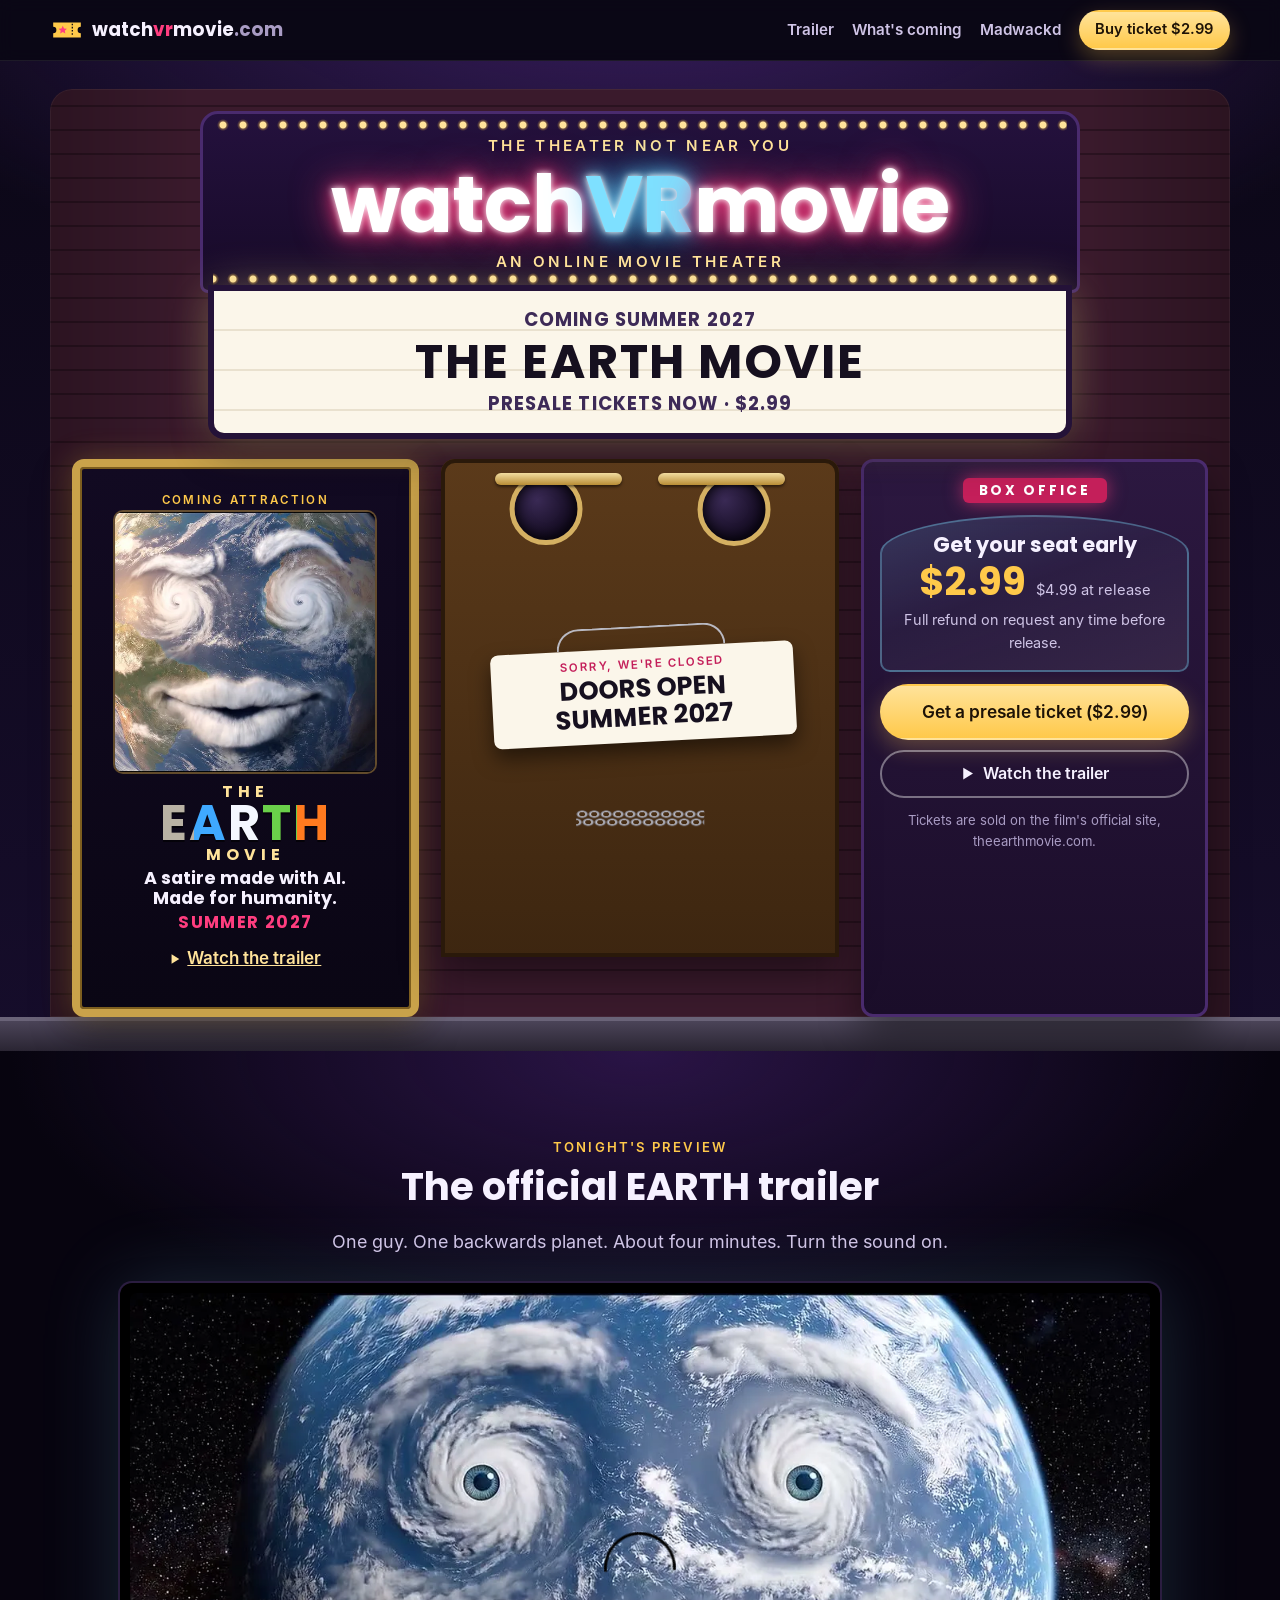
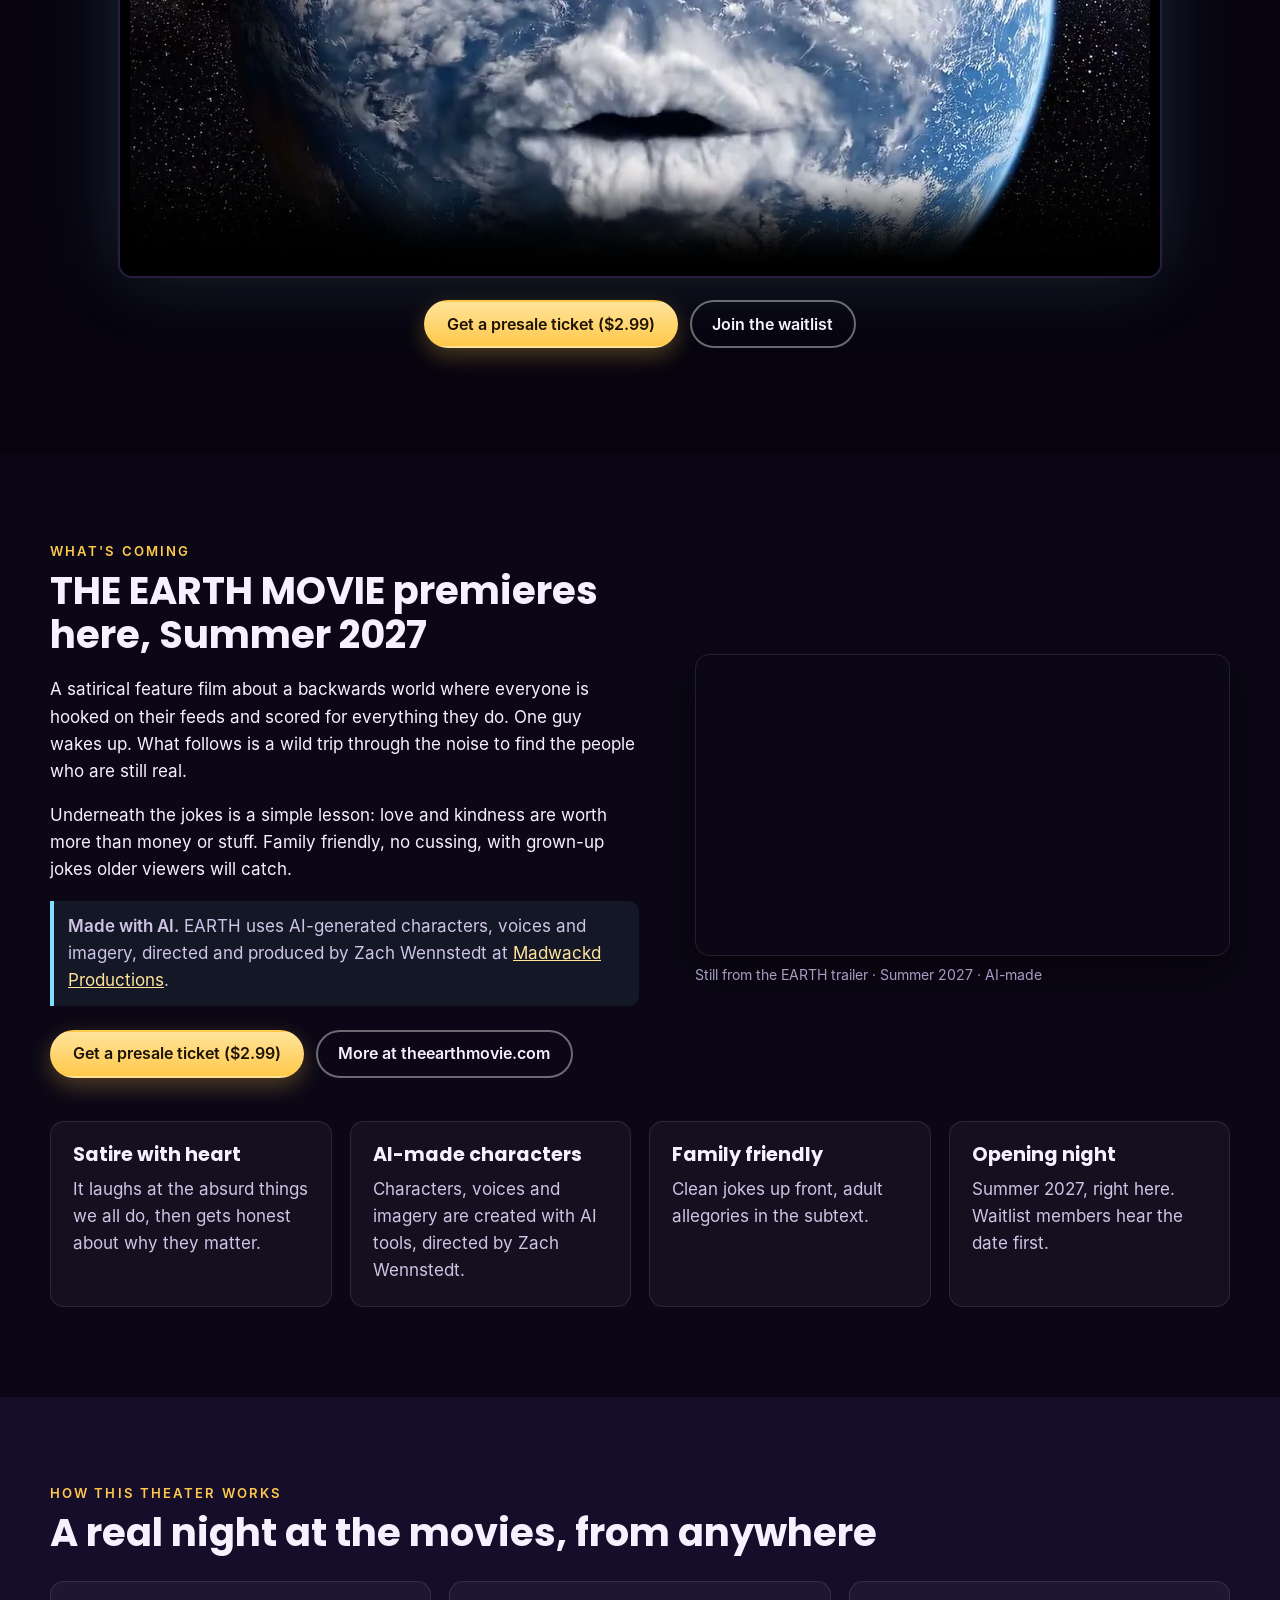
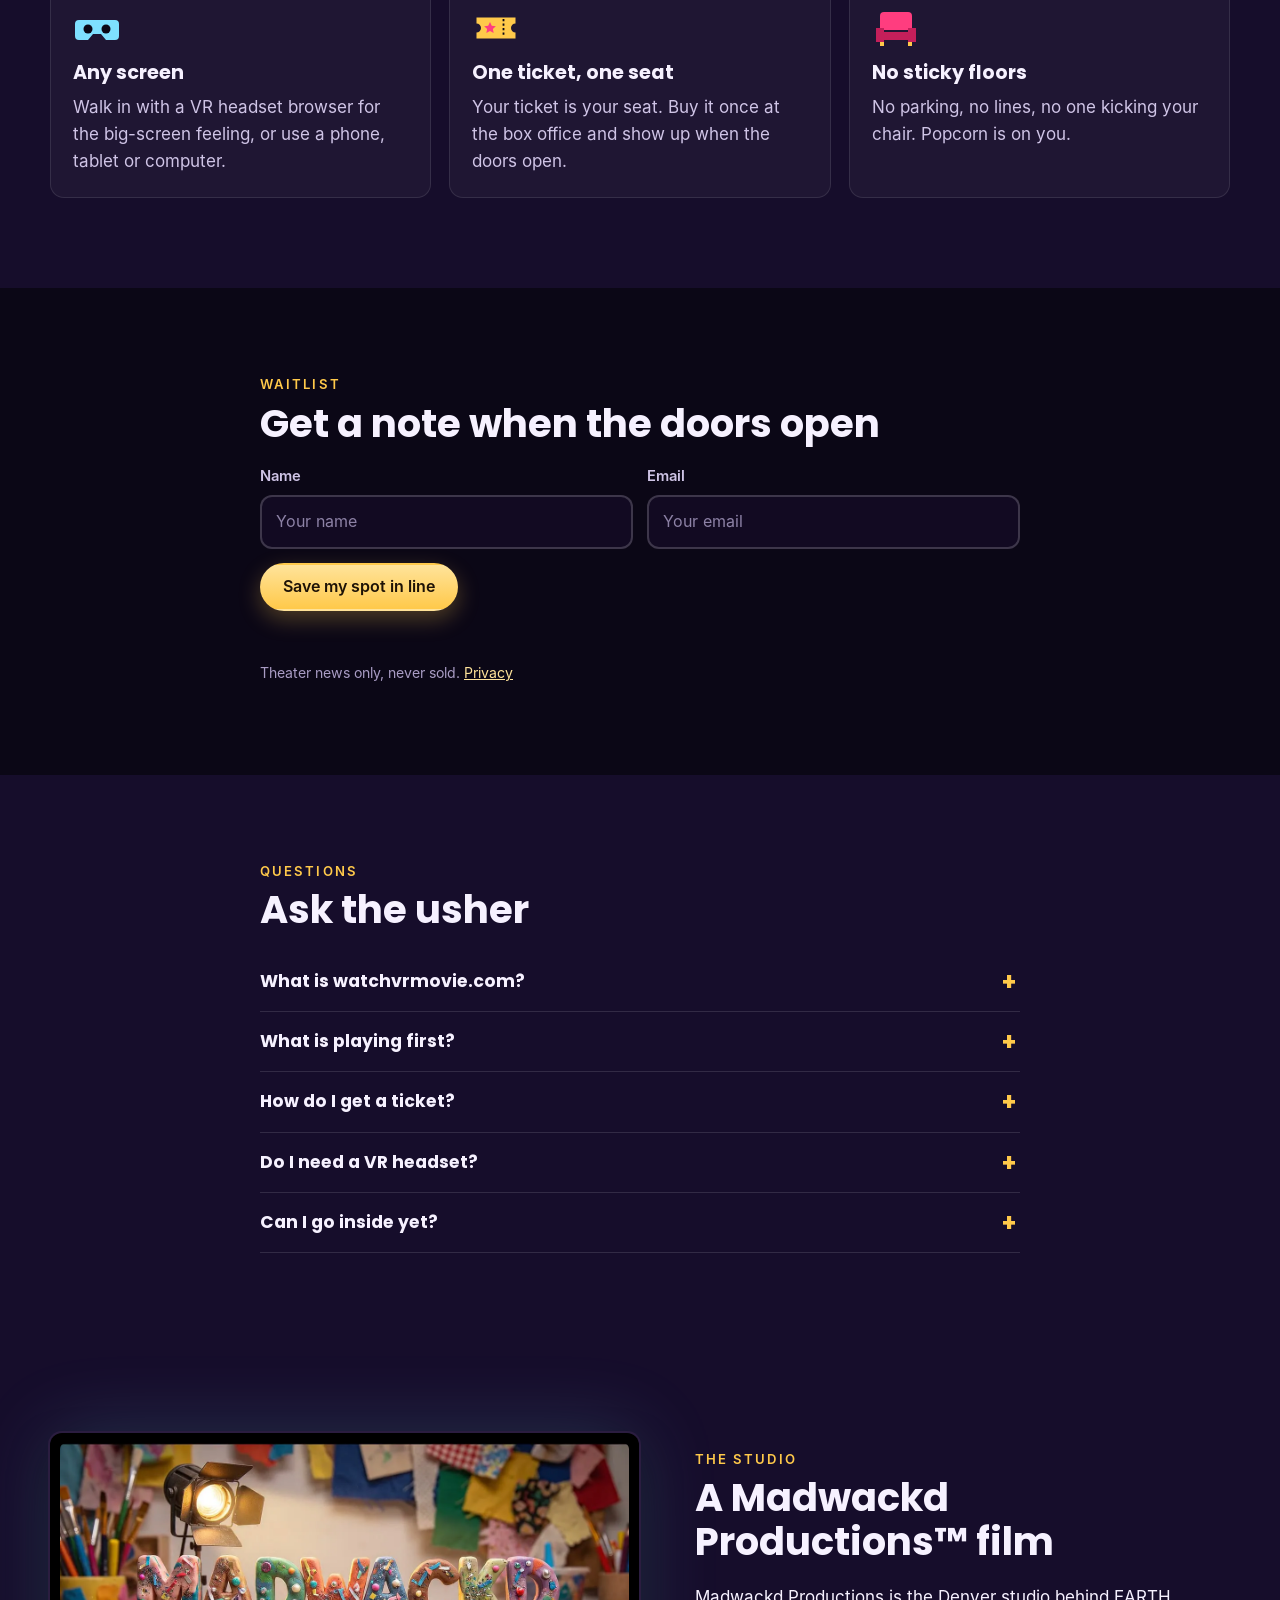
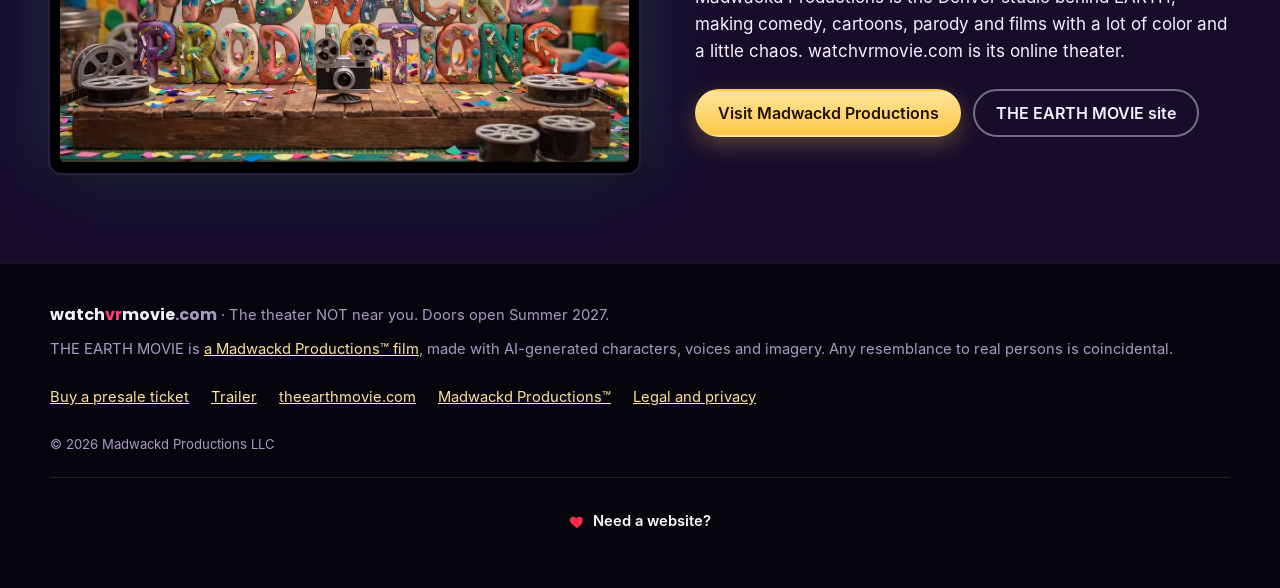
<file: index.html>
<!doctype html>
<html lang="en-US">
<head>
<meta charset="utf-8">
<meta name="viewport" content="width=device-width, initial-scale=1, viewport-fit=cover">
<meta http-equiv="Content-Security-Policy" content="default-src 'self'; script-src 'self'; style-src 'self'; img-src 'self' data:; media-src 'self'; font-src 'self'; connect-src 'self' https://clients.eyetoad.com; form-action https://clients.eyetoad.com; base-uri 'self'; object-src 'none'; manifest-src 'self'">
<meta name="referrer" content="strict-origin-when-cross-origin">
<title>watchvrmovie.com | Online VR Movie Theater, Summer 2027</title>
<meta name="description" content="An online movie theater for VR headsets, phones and computers. THE EARTH MOVIE, an AI-made satire, premieres here Summer 2027. Presale tickets $2.99.">
<meta name="robots" content="index, follow, max-image-preview:large">
<link rel="canonical" href="https://www.watchvrmovie.com/">
<meta name="theme-color" content="#0b0716">
<meta property="og:type" content="website">
<meta property="og:site_name" content="watchvrmovie.com">
<meta property="og:title" content="watchvrmovie.com | Online VR Movie Theater, Summer 2027">
<meta property="og:description" content="An online movie theater for VR headsets, phones, tablets and computers. THE EARTH MOVIE, an AI-made satire, premieres here Summer 2027. Presale tickets $2.99.">
<meta property="og:url" content="https://www.watchvrmovie.com/">
<meta property="og:image" content="https://www.watchvrmovie.com/assets/img/og-watchvrmovie.jpg">
<meta property="og:image:width" content="1200">
<meta property="og:image:height" content="630">
<meta property="og:image:alt" content="A glowing theater marquee reading watchvrmovie.com, THE EARTH MOVIE, doors open Summer 2027">
<meta property="og:locale" content="en_US">
<meta name="twitter:card" content="summary_large_image">
<meta name="twitter:title" content="watchvrmovie.com | Online VR Movie Theater, Summer 2027">
<meta name="twitter:description" content="An online movie theater for VR headsets, phones, tablets and computers. THE EARTH MOVIE, an AI-made satire, premieres here Summer 2027. Presale tickets $2.99.">
<meta name="twitter:image" content="https://www.watchvrmovie.com/assets/img/og-watchvrmovie.jpg">
<link rel="icon" href="/favicon.svg" type="image/svg+xml">
<link rel="icon" href="/favicon-32.png" sizes="32x32" type="image/png">
<link rel="apple-touch-icon" href="/apple-touch-icon.png">
<link rel="manifest" href="/site.webmanifest">
<link rel="preload" href="/assets/fonts/poppins-700.woff" as="font" type="font/woff" crossorigin>
<link rel="stylesheet" href="/assets/css/site.css?v=20261109c">
<script type="application/ld+json">{"@context":"https://schema.org","@graph":[{"@type":"Organization","@id":"https://www.watchvrmovie.com/#org","name":"Madwackd Productions","url":"https://www.madwackd.com/","sameAs":["https://www.madwackd.com/"]},{"@type":"WebSite","@id":"https://www.watchvrmovie.com/#website","url":"https://www.watchvrmovie.com/","name":"watchvrmovie.com","alternateName":"Watch VR Movie","description":"An online movie theater you can visit in a VR headset or on a phone, tablet or computer.","inLanguage":"en-US","publisher":{"@id":"https://www.watchvrmovie.com/#org"}},{"@type":"WebPage","@id":"https://www.watchvrmovie.com/#webpage","url":"https://www.watchvrmovie.com/","name":"watchvrmovie.com | Online VR Movie Theater, Summer 2027","description":"An online movie theater for VR headsets, phones and computers. THE EARTH MOVIE, an AI-made satire, premieres here Summer 2027. Presale tickets $2.99.","isPartOf":{"@id":"https://www.watchvrmovie.com/#website"},"about":{"@id":"https://www.watchvrmovie.com/#movie"},"primaryImageOfPage":{"@type":"ImageObject","url":"https://www.watchvrmovie.com/assets/img/og-watchvrmovie.jpg","width":1200,"height":630},"inLanguage":"en-US"},{"@type":"Movie","@id":"https://www.watchvrmovie.com/#movie","trailer":{"@type":"VideoObject","name":"THE EARTH MOVIE official trailer","description":"Official trailer for THE EARTH MOVIE, a satirical AI-made feature film premiering Summer 2027.","thumbnailUrl":"https://www.watchvrmovie.com/assets/img/earth-trailer-poster-720.webp","contentUrl":"https://www.watchvrmovie.com/assets/media/earth-trailer-v5c-720.mp4","uploadDate":"2026-11-08","duration":"PT4M17S"},"name":"THE EARTH MOVIE","alternateName":"EARTH","description":"A satirical, family-friendly feature film made with AI-generated characters, voices and imagery, about a backwards world hooked on its feeds. Premieres at watchvrmovie.com in Summer 2027.","url":"https://www.theearthmovie.com/","sameAs":["https://www.theearthmovie.com/"],"image":"https://www.watchvrmovie.com/assets/img/earth-trailer-rooftop-1920.webp","genre":["Satire","Comedy"],"inLanguage":"en-US","productionCompany":{"@id":"https://www.watchvrmovie.com/#org"},"director":{"@type":"Person","name":"Zach Wennstedt"}},{"@type":"FAQPage","@id":"https://www.watchvrmovie.com/#faq","mainEntity":[{"@type":"Question","name":"What is watchvrmovie.com?","acceptedAnswer":{"@type":"Answer","text":"watchvrmovie.com is an online movie theater. You will be able to watch in a VR headset browser or on a phone, tablet or computer. The doors open Summer 2027."}},{"@type":"Question","name":"What is playing first?","acceptedAnswer":{"@type":"Answer","text":"THE EARTH MOVIE, a satirical, family-friendly feature film made with AI-generated characters, voices and imagery by Madwackd Productions. It premieres here Summer 2027."}},{"@type":"Question","name":"How do I get a ticket?","acceptedAnswer":{"@type":"Answer","text":"Presale tickets are $2.99 right now at theearthmovie.com. The regular price at release will be $4.99. You can get a full refund on request any time before release."}},{"@type":"Question","name":"Do I need a VR headset?","acceptedAnswer":{"@type":"Answer","text":"No. A VR headset is the most fun way in, but a phone, tablet or computer browser works too."}},{"@type":"Question","name":"Can I go inside yet?","acceptedAnswer":{"@type":"Answer","text":"Not yet. The doors are locked until Summer 2027. Join the waitlist and we will email you when they open."}}]}]}</script>
<script src="/lead-send.js" defer></script>
</head>
<body>
<a class="skip" href="#main">Skip to content</a>
<header class="top">
  <div class="wrap top-in">
    <a class="brand" href="/" aria-label="watchvrmovie.com home"><svg class="brand-ico" viewBox="0 0 64 64" aria-hidden="true"><use href="/assets/img/icons.svg#ticket"/></svg><span>watch<b>vr</b>movie<i>.com</i></span></a>
    <nav class="nav" aria-label="Main">
      <a href="#trailer">Trailer</a>
      <a href="#coming">What's coming</a>
      <a href="#studio">Madwackd</a>
      <a class="btn btn-gold btn-sm" href="https://www.theearthmovie.com/#tickets">Buy ticket $2.99</a>
    </nav>
  </div>
</header>

<main id="main">
<section class="street" aria-labelledby="marquee-title">
  <div class="sky" aria-hidden="true"></div>
  <div class="wrap facade">
    <div class="marquee">
      <div class="crown">
        <p class="crown-sub">The theater NOT near you</p>
        <h1 id="marquee-title" class="crown-name">watch<span>VR</span>movie</h1>
        <p class="crown-sub">An online movie theater</p>
      </div>
      <div class="board" role="group" aria-label="Marquee">
        <p class="board-row board-small">Coming Summer 2027</p>
        <p class="board-row board-big">THE EARTH MOVIE</p>
        <p class="board-row board-small">Presale tickets now &middot; $2.99</p>
      </div>
    </div>

    <div class="front">
      <aside class="poster" aria-labelledby="poster-h">
        <div class="poster-frame">
          <p class="poster-tag">Coming attraction</p>
          <img class="poster-img" src="/assets/img/earth-trailer-poster-480.webp" srcset="/assets/img/earth-trailer-poster-480.webp 480w, /assets/img/earth-trailer-poster-960.webp 960w" sizes="(max-width:640px) 80vw, 260px" width="480" height="480" alt="Planet Earth with a face made of clouds and hurricanes, from the EARTH trailer" decoding="async">
          <p class="wordmark" aria-label="THE EARTH MOVIE"><span class="wm-the">THE</span><span class="wm-earth">EARTH</span><span class="wm-movie">MOVIE</span></p>
          <h2 id="poster-h" class="poster-h">A satire made with AI.<br>Made for humanity.</h2>
          <p class="poster-date">Summer 2027</p>
          <a class="poster-link" href="#trailer"><svg viewBox="0 0 14 14" aria-hidden="true"><path d="M3 1.5v11l9-5.5z" fill="currentColor"/></svg>Watch the trailer</a>
        </div>
      </aside>

      <div class="doors-wrap">
        <button class="doors" type="button" aria-describedby="door-msg" data-doors>
          <span class="door door-l" aria-hidden="true"><span class="porthole"></span><span class="bar"></span></span>
          <span class="door door-r" aria-hidden="true"><span class="porthole"></span><span class="bar"></span></span>
          <span class="chain" aria-hidden="true"></span>
          <span class="sign"><span class="sign-top">Sorry, we're closed</span><span class="sign-main">Doors open<br>Summer 2027</span></span>
          <span class="vh">Try the theater doors</span>
        </button>
        <p class="door-msg" id="door-msg" role="status" aria-live="polite"></p>
      </div>

      <section class="booth" aria-labelledby="booth-h">
        <p class="booth-sign">Box office</p>
        <div class="glass">
          <h2 id="booth-h" class="booth-h">Get your seat early</h2>
          <p class="price"><span class="price-now">$2.99</span> <span class="price-was">$4.99 at release</span></p>
          <p class="booth-fine">Full refund on request any time before release.</p>
        </div>
        <div class="slot">
          <a class="btn btn-gold btn-big" href="https://www.theearthmovie.com/#tickets">Get a presale ticket ($2.99)</a>
          <a class="btn btn-ghost" href="#trailer"><svg viewBox="0 0 14 14" aria-hidden="true"><path d="M3 1.5v11l9-5.5z" fill="currentColor"/></svg>Watch the trailer</a>
        </div>
        <p class="booth-note">Tickets are sold on the film's official site, theearthmovie.com.</p>
      </section>
    </div>
  </div>
  <div class="sidewalk" aria-hidden="true"></div>
</section>

<section class="band screen-band" id="trailer" aria-labelledby="trailer-h">
  <div class="wrap">
    <p class="kicker">Tonight's preview</p>
    <h2 id="trailer-h">The official EARTH trailer</h2>
    <p class="lede">One guy. One backwards planet. About four minutes. Turn the sound on.</p>
    <figure class="screen">
      <video controls playsinline preload="none" poster="/assets/img/earth-trailer-poster-720.webp" width="1280" height="720" aria-label="THE EARTH MOVIE official trailer, about 4 minutes, with sound">
        <source src="/assets/media/earth-trailer-v5c-720.mp4" type="video/mp4">
      </video>
    </figure>
    <p class="cta-row center"><a class="btn btn-gold" href="https://www.theearthmovie.com/#tickets">Get a presale ticket ($2.99)</a> <a class="btn btn-ghost" href="#list">Join the waitlist</a></p>
  </div>
</section>

<section class="band" id="coming" aria-labelledby="coming-h">
  <div class="wrap two">
    <div>
      <p class="kicker">What's coming</p>
      <h2 id="coming-h">THE EARTH MOVIE premieres here, Summer 2027</h2>
      <p>A satirical feature film about a backwards world where everyone is hooked on their feeds and scored for everything they do. One guy wakes up. What follows is a wild trip through the noise to find the people who are still real.</p>
      <p>Underneath the jokes is a simple lesson: love and kindness are worth more than money or stuff. Family friendly, no cussing, with grown-up jokes older viewers will catch.</p>
      <p class="ai-note"><strong>Made with AI.</strong> EARTH uses AI-generated characters, voices and imagery, directed and produced by Zach Wennstedt at <a href="https://www.madwackd.com/" rel="noopener">Madwackd Productions</a>.</p>
      <p class="cta-row"><a class="btn btn-gold" href="https://www.theearthmovie.com/#tickets">Get a presale ticket ($2.99)</a> <a class="btn btn-ghost" href="https://www.theearthmovie.com/">More at theearthmovie.com</a></p>
    </div>
    <figure class="still">
      <img src="/assets/img/earth-trailer-rooftop-960.webp" srcset="/assets/img/earth-trailer-rooftop-960.webp 960w, /assets/img/earth-trailer-rooftop-1920.webp 1920w" sizes="(max-width:960px) 100vw, 520px" width="960" height="540" alt="Neighbors laughing and sharing food at a rooftop garden table, from the EARTH trailer" loading="lazy" decoding="async">
      <figcaption>Still from the EARTH trailer &middot; Summer 2027 &middot; AI-made</figcaption>
    </figure>
  </div>
  <div class="wrap">
    <ul class="cards cards-4">
      <li class="card"><h3>Satire with heart</h3><p>It laughs at the absurd things we all do, then gets honest about why they matter.</p></li>
      <li class="card"><h3>AI-made characters</h3><p>Characters, voices and imagery are created with AI tools, directed by Zach Wennstedt.</p></li>
      <li class="card"><h3>Family friendly</h3><p>Clean jokes up front, adult allegories in the subtext.</p></li>
      <li class="card"><h3>Opening night</h3><p>Summer 2027, right here. Waitlist members hear the date first.</p></li>
    </ul>
  </div>
</section>

<section class="band band-alt" aria-labelledby="how-h">
  <div class="wrap">
    <p class="kicker">How this theater works</p>
    <h2 id="how-h">A real night at the movies, from anywhere</h2>
    <ul class="cards">
      <li class="card"><svg viewBox="0 0 48 48" aria-hidden="true"><use href="/assets/img/icons.svg#vr"/></svg><h3>Any screen</h3><p>Walk in with a VR headset browser for the big-screen feeling, or use a phone, tablet or computer.</p></li>
      <li class="card"><svg viewBox="0 0 48 48" aria-hidden="true"><use href="/assets/img/icons.svg#ticket"/></svg><h3>One ticket, one seat</h3><p>Your ticket is your seat. Buy it once at the box office and show up when the doors open.</p></li>
      <li class="card"><svg viewBox="0 0 48 48" aria-hidden="true"><use href="/assets/img/icons.svg#seat"/></svg><h3>No sticky floors</h3><p>No parking, no lines, no one kicking your chair. Popcorn is on you.</p></li>
    </ul>
  </div>
</section>

<section class="band" id="list" aria-labelledby="list-h">
  <div class="wrap narrow">
    <p class="kicker">Waitlist</p>
    <h2 id="list-h">Get a note when the doors open</h2>
    <form class="join" id="join" novalidate data-a="aW5mbw==" data-b="ZXlldG9hZA==" data-c="LmNvbQ==" aria-describedby="wl-fine">
      <div class="join-row">
        <div class="field"><label for="wl-name">Name</label><input id="wl-name" name="name" type="text" autocomplete="name" placeholder="Your name" required maxlength="80"></div>
        <div class="field"><label for="wl-email">Email</label><input id="wl-email" name="email" type="email" autocomplete="email" placeholder="Your email" required maxlength="120"></div>
      </div>
      <div class="hp" aria-hidden="true"><label>Leave empty<input type="text" name="_honey" tabindex="-1" autocomplete="off"></label></div>
      <input type="hidden" name="_subject" value="watchvrmovie waitlist">
      <button class="btn btn-gold" type="submit">Save my spot in line</button>
      <p class="status" role="status" aria-live="polite"></p>
      <p class="fine" id="wl-fine">Theater news only, never sold. <a href="/legal/#privacy">Privacy</a></p>
    </form>
  </div>
</section>

<section class="band band-alt" id="faq" aria-labelledby="faq-h">
  <div class="wrap narrow">
    <p class="kicker">Questions</p>
    <h2 id="faq-h">Ask the usher</h2>
    <details><summary>What is watchvrmovie.com?</summary><p>An online movie theater. You will be able to watch in a VR headset browser or on a phone, tablet or computer. The doors open Summer 2027.</p></details>
    <details><summary>What is playing first?</summary><p>THE EARTH MOVIE, a satirical, family-friendly feature film made with AI-generated characters, voices and imagery by Madwackd Productions. It premieres here Summer 2027.</p></details>
    <details><summary>How do I get a ticket?</summary><p>Presale tickets are $2.99 right now at <a href="https://www.theearthmovie.com/#tickets">theearthmovie.com</a>. The regular price at release will be $4.99. You can get a full refund on request any time before release.</p></details>
    <details><summary>Do I need a VR headset?</summary><p>No. A VR headset is the most fun way in, but a phone, tablet or computer browser works too.</p></details>
    <details><summary>Can I go inside yet?</summary><p>Not yet. The doors are locked until Summer 2027. <a href="#list">Join the waitlist</a> and we will email you when they open.</p></details>
  </div>
</section>

<section class="band studio-band" id="studio" aria-labelledby="studio-h">
  <div class="wrap two">
    <figure class="screen screen-sm">
      <video data-loop muted loop playsinline preload="metadata" poster="/assets/img/madwackd-clay-poster-720.webp" width="1280" height="720" aria-label="Silent animation: the Madwackd Productions name in colorful clay letters on a craft table">
        <source src="/assets/media/madwackd-clay-logo-720.mp4" type="video/mp4">
      </video>
    </figure>
    <div>
      <p class="kicker">The studio</p>
      <h2 id="studio-h">A Madwackd Productions&trade; film</h2>
      <p>Madwackd Productions is the Denver studio behind EARTH, making comedy, cartoons, parody and films with a lot of color and a little chaos. watchvrmovie.com is its online theater.</p>
      <p class="cta-row"><a class="btn btn-gold" href="https://www.madwackd.com/" rel="noopener">Visit Madwackd Productions</a> <a class="btn btn-ghost" href="https://www.theearthmovie.com/">THE EARTH MOVIE site</a></p>
    </div>
  </div>
</section>
</main>

<footer class="foot">
  <div class="wrap foot-in">
    <p><span class="brand-txt">watch<b>vr</b>movie<i>.com</i></span> &middot; The theater NOT near you. Doors open Summer 2027.</p>
    <p>THE EARTH MOVIE is <a href="https://www.madwackd.com/" rel="noopener">a Madwackd Productions&trade; film</a>, made with AI-generated characters, voices and imagery. Any resemblance to real persons is coincidental.</p>
    <nav aria-label="Footer"><a href="https://www.theearthmovie.com/#tickets">Buy a presale ticket</a><a href="/#trailer">Trailer</a><a href="https://www.theearthmovie.com/">theearthmovie.com</a><a href="https://www.madwackd.com/" rel="noopener">Madwackd Productions&trade;</a><a href="/legal/">Legal and privacy</a></nav>
    <p class="copy">&copy; 2026 Madwackd Productions LLC</p>
    <div class="sig"><svg viewBox="0 0 24 24" aria-hidden="true"><path fill="#ff2d4a" d="M12 21s-7.5-4.6-10-9.4C.3 8.2 2.2 4 6.2 4c2.3 0 3.8 1.3 4.8 2.8C12 5.3 13.5 4 15.8 4c4 0 5.9 4.2 4.2 7.6C19.5 16.4 12 21 12 21z"/></svg><a href="https://eyetoad.com/" rel="noopener">Need a website?</a></div>
  </div>
</footer>
<script src="/assets/js/site.js?v=20261109c" defer></script>
</body>
</html>
</file>
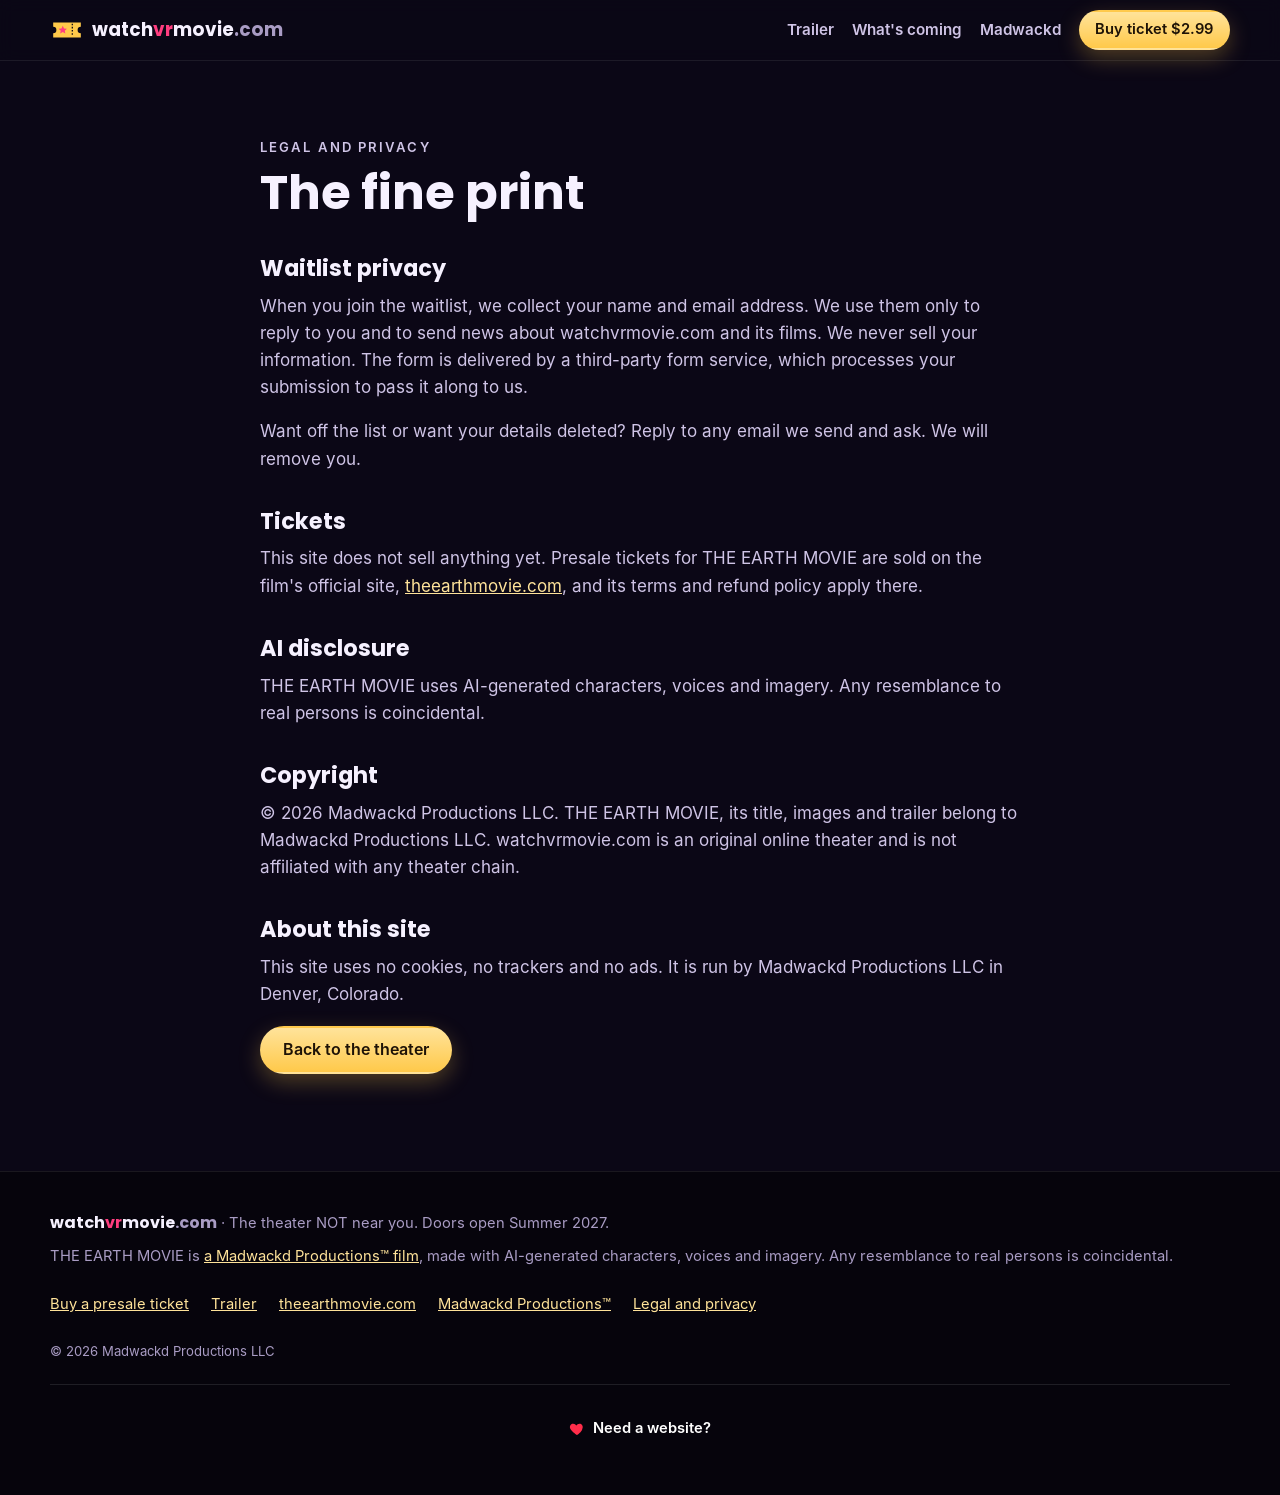
<file: legal/index.html>
<!doctype html>
<html lang="en-US">
<head>
<meta charset="utf-8">
<meta name="viewport" content="width=device-width, initial-scale=1, viewport-fit=cover">
<meta http-equiv="Content-Security-Policy" content="default-src 'self'; script-src 'self'; style-src 'self'; img-src 'self' data:; media-src 'self'; font-src 'self'; connect-src 'self' https://clients.eyetoad.com; form-action https://clients.eyetoad.com; base-uri 'self'; object-src 'none'; manifest-src 'self'">
<meta name="referrer" content="strict-origin-when-cross-origin">
<title>Legal and Privacy | watchvrmovie.com</title>
<meta name="description" content="Privacy, AI disclosure and copyright for watchvrmovie.com, the online VR movie theater.">
<meta name="robots" content="index, follow">
<link rel="canonical" href="https://www.watchvrmovie.com/legal/">
<meta name="theme-color" content="#0b0716">
<meta property="og:type" content="website">
<meta property="og:site_name" content="watchvrmovie.com">
<meta property="og:title" content="Legal and Privacy | watchvrmovie.com">
<meta property="og:description" content="Privacy, AI disclosure and copyright for watchvrmovie.com, the online VR movie theater.">
<meta property="og:url" content="https://www.watchvrmovie.com/legal/">
<meta property="og:image" content="https://www.watchvrmovie.com/assets/img/og-watchvrmovie.jpg">
<meta property="og:image:width" content="1200">
<meta property="og:image:height" content="630">
<meta property="og:image:alt" content="A glowing theater marquee reading watchvrmovie.com, THE EARTH MOVIE, doors open Summer 2027">
<meta property="og:locale" content="en_US">
<meta name="twitter:card" content="summary_large_image">
<meta name="twitter:title" content="Legal and Privacy | watchvrmovie.com">
<meta name="twitter:description" content="Privacy, AI disclosure and copyright for watchvrmovie.com, the online VR movie theater.">
<meta name="twitter:image" content="https://www.watchvrmovie.com/assets/img/og-watchvrmovie.jpg">
<link rel="icon" href="/favicon.svg" type="image/svg+xml">
<link rel="icon" href="/favicon-32.png" sizes="32x32" type="image/png">
<link rel="apple-touch-icon" href="/apple-touch-icon.png">
<link rel="manifest" href="/site.webmanifest">
<link rel="stylesheet" href="/assets/css/site.css?v=20261109a">
</head>
<body>
<a class="skip" href="#main">Skip to content</a>
<header class="top">
  <div class="wrap top-in">
    <a class="brand" href="/" aria-label="watchvrmovie.com home"><svg class="brand-ico" viewBox="0 0 64 64" aria-hidden="true"><use href="/assets/img/icons.svg#ticket"/></svg><span>watch<b>vr</b>movie<i>.com</i></span></a>
    <nav class="nav" aria-label="Main">
      <a href="/#trailer">Trailer</a>
      <a href="/#coming">What's coming</a>
      <a href="/#studio">Madwackd</a>
      <a class="btn btn-gold btn-sm" href="https://www.theearthmovie.com/#tickets">Buy ticket $2.99</a>
    </nav>
  </div>
</header>

<main id="main" class="page">
<div class="wrap narrow">
<p class="kicker">Legal and privacy</p>
<h1>The fine print</h1>
<h2 id="privacy">Waitlist privacy</h2>
<p>When you join the waitlist, we collect your name and email address. We use them only to reply to you and to send news about watchvrmovie.com and its films. We never sell your information. The form is delivered by a third-party form service, which processes your submission to pass it along to us.</p>
<p>Want off the list or want your details deleted? Reply to any email we send and ask. We will remove you.</p>
<h2 id="tickets">Tickets</h2>
<p>This site does not sell anything yet. Presale tickets for THE EARTH MOVIE are sold on the film's official site, <a href="https://www.theearthmovie.com/#tickets">theearthmovie.com</a>, and its terms and refund policy apply there.</p>
<h2 id="ai">AI disclosure</h2>
<p>THE EARTH MOVIE uses AI-generated characters, voices and imagery. Any resemblance to real persons is coincidental.</p>
<h2 id="copyright">Copyright</h2>
<p>&copy; 2026 Madwackd Productions LLC. THE EARTH MOVIE, its title, images and trailer belong to Madwackd Productions LLC. watchvrmovie.com is an original online theater and is not affiliated with any theater chain.</p>
<h2 id="site">About this site</h2>
<p>This site uses no cookies, no trackers and no ads. It is run by Madwackd Productions LLC in Denver, Colorado.</p>
<p><a class="btn btn-gold" href="/">Back to the theater</a></p>
</div>
</main>

<footer class="foot">
  <div class="wrap foot-in">
    <p><span class="brand-txt">watch<b>vr</b>movie<i>.com</i></span> &middot; The theater NOT near you. Doors open Summer 2027.</p>
    <p>THE EARTH MOVIE is <a href="https://www.madwackd.com/" rel="noopener">a Madwackd Productions&trade; film</a>, made with AI-generated characters, voices and imagery. Any resemblance to real persons is coincidental.</p>
    <nav aria-label="Footer"><a href="https://www.theearthmovie.com/#tickets">Buy a presale ticket</a><a href="/#trailer">Trailer</a><a href="https://www.theearthmovie.com/">theearthmovie.com</a><a href="https://www.madwackd.com/" rel="noopener">Madwackd Productions&trade;</a><a href="/legal/">Legal and privacy</a></nav>
    <p class="copy">&copy; 2026 Madwackd Productions LLC</p>
    <div class="sig"><svg viewBox="0 0 24 24" aria-hidden="true"><path fill="#ff2d4a" d="M12 21s-7.5-4.6-10-9.4C.3 8.2 2.2 4 6.2 4c2.3 0 3.8 1.3 4.8 2.8C12 5.3 13.5 4 15.8 4c4 0 5.9 4.2 4.2 7.6C19.5 16.4 12 21 12 21z"/></svg><a href="https://eyetoad.com/" rel="noopener">Need a website?</a></div>
  </div>
</footer>
<script src="/assets/js/site.js?v=20261109c" defer></script>
</body>
</html>
</file>
<file: assets/css/site.css>
@font-face{font-family:"Inter";src:url(/assets/fonts/inter-400.woff) format("woff");font-weight:400;font-display:swap}
@font-face{font-family:"Inter";src:url(/assets/fonts/inter-600.woff) format("woff");font-weight:600 700;font-display:swap}
@font-face{font-family:"Poppins";src:url(/assets/fonts/poppins-700.woff) format("woff");font-weight:700 900;font-display:swap}
:root{
  --night:#0b0716;--night2:#160d2b;--brick:#3a1a2c;--brick2:#2a1220;--ink:#f6f1ff;--ink2:#cfc4e6;--muted:#a99cc4;
  --gold:#ffc94a;--gold2:#ffe39a;--pink:#ff3d7f;--pinkd:#c41f5a;--cyan:#7ee0ff;--board:#fbf6ea;--boardink:#16101f;
  --r:14px;--shadow:0 18px 40px rgba(0,0,0,.45);
}
*,*::before,*::after{box-sizing:border-box}
html{-webkit-text-size-adjust:100%;scroll-behavior:smooth;scroll-padding-top:76px}
body{margin:0;background:var(--night);color:var(--ink);font:400 1.0625rem/1.6 Inter,system-ui,-apple-system,"Segoe UI",Roboto,sans-serif;overflow-x:hidden}
img,svg{max-width:100%;height:auto;display:block}
a{color:var(--gold2)}
a:hover{color:#fff}
:focus-visible{outline:3px solid var(--cyan);outline-offset:3px;border-radius:6px}
h1,h2,h3{font-family:Poppins,Inter,system-ui,sans-serif;line-height:1.15;margin:0 0 .5em;text-wrap:balance}
h2{font-size:clamp(1.6rem,3.6vw,2.4rem)}
p{margin:0 0 1em}
.wrap{width:min(1180px,100% - 32px);margin-inline:auto}
.narrow{width:min(760px,100% - 32px)}
.skip{position:absolute;left:-999px;top:8px;background:#fff;color:#000;padding:10px 14px;border-radius:8px;z-index:50}
.skip:focus{left:8px}
.vh{position:absolute;width:1px;height:1px;overflow:hidden;clip:rect(0 0 0 0);white-space:nowrap}
.kicker{font:700 .82rem/1 Inter,sans-serif;letter-spacing:.16em;text-transform:uppercase;color:var(--gold);margin-bottom:.8em}

/* buttons */
.btn{display:inline-flex;align-items:center;justify-content:center;gap:.5em;min-height:48px;padding:.75em 1.3em;border-radius:999px;font:700 1rem/1.2 Inter,sans-serif;text-decoration:none;border:2px solid transparent;cursor:pointer;transition:transform .15s,box-shadow .15s,background .15s;text-align:center}
.btn svg{width:.95em;height:.95em}
.btn-gold{background:linear-gradient(180deg,var(--gold2),var(--gold));color:#1d1206;box-shadow:0 0 0 0 rgba(255,201,74,.0),0 8px 22px rgba(255,201,74,.28)}
.btn-gold:hover{color:#1d1206;transform:translateY(-2px);box-shadow:0 0 24px rgba(255,201,74,.55),0 10px 26px rgba(255,201,74,.3)}
.btn-ghost{background:transparent;color:var(--ink);border-color:rgba(255,255,255,.4)}
.btn-ghost:hover{border-color:#fff;color:#fff;background:rgba(255,255,255,.06)}
.btn-sm{min-height:40px;padding:.5em 1em;font-size:.92rem;white-space:nowrap}
.btn-big{font-size:1.08rem;min-height:56px;padding:.85em 1.4em;width:100%}

/* header */
.top{position:sticky;top:0;z-index:20;background:rgba(11,7,22,.86);backdrop-filter:blur(8px);-webkit-backdrop-filter:blur(8px);border-bottom:1px solid rgba(255,255,255,.08)}
.top-in{display:flex;align-items:center;justify-content:space-between;gap:12px;min-height:60px;padding-top:env(safe-area-inset-top)}
.brand{display:flex;align-items:center;gap:8px;text-decoration:none;color:var(--ink);font:700 1.15rem/1 Poppins,sans-serif}
.brand-ico{width:34px;height:34px}
.brand b,.brand-txt b{color:var(--pink)}
.brand i,.brand-txt i{font-style:normal;color:var(--muted);font-weight:600}
.nav{display:flex;align-items:center;gap:18px}
.nav a:not(.btn){color:var(--ink2);text-decoration:none;font-weight:600;font-size:.95rem}
.nav a:not(.btn):hover{color:#fff}

/* street / facade */
.street{position:relative;overflow:hidden;padding:28px 0 0;background:radial-gradient(1200px 500px at 50% -10%,#3b1f63 0,transparent 70%),linear-gradient(180deg,var(--night) 0,var(--night2) 100%)}
.sky{position:absolute;inset:0;background-image:radial-gradient(1.5px 1.5px at 12% 18%,#fff8 50%,transparent 51%),radial-gradient(1px 1px at 28% 8%,#fff9 50%,transparent 51%),radial-gradient(1.5px 1.5px at 72% 14%,#fff7 50%,transparent 51%),radial-gradient(1px 1px at 88% 26%,#fff9 50%,transparent 51%),radial-gradient(1px 1px at 52% 4%,#fff8 50%,transparent 51%),radial-gradient(1.5px 1.5px at 5% 40%,#fff6 50%,transparent 51%),radial-gradient(1px 1px at 95% 6%,#fff8 50%,transparent 51%);pointer-events:none}
.facade{position:relative;padding:22px 22px 0;border-radius:22px 22px 0 0;background:linear-gradient(90deg,rgba(0,0,0,.25),transparent 12%,transparent 88%,rgba(0,0,0,.25)),repeating-linear-gradient(0deg,var(--brick) 0 22px,var(--brick2) 22px 24px);box-shadow:inset 0 0 0 1px rgba(255,255,255,.05)}

/* marquee */
.marquee{position:relative;margin:0 auto 26px;max-width:880px}
.crown{position:relative;text-align:center;padding:22px 18px 18px;border-radius:18px 18px 8px 8px;background:linear-gradient(180deg,#24113d,#170a28);border:3px solid #4a2b6e}
.crown::before,.crown::after{content:"";position:absolute;left:10px;right:10px;height:12px;background:radial-gradient(circle,var(--gold2) 0 3px,rgba(255,201,74,.35) 4px,transparent 6px) 0 50%/20px 12px repeat-x}
.crown::before{top:5px}
.crown::after{bottom:5px;background-position:10px 50%}
.crown-name{margin:.1em 0 .1em;font:900 clamp(2.3rem,8vw,5rem)/1 Poppins,sans-serif;letter-spacing:-.01em;color:#fff;text-shadow:0 0 6px #fff,0 0 18px var(--pink),0 0 42px var(--pink)}
.crown-name span{color:var(--cyan);text-shadow:0 0 6px #fff,0 0 18px var(--cyan),0 0 42px #2fb7ff}
.crown-sub{margin:0;font:700 clamp(.72rem,1.8vw,.95rem)/1.3 Inter,sans-serif;letter-spacing:.22em;text-transform:uppercase;color:var(--gold2)}
.board{position:relative;margin:-2px 14px 0;padding:14px 16px;border-radius:0 0 10px 10px;background:repeating-linear-gradient(180deg,var(--board) 0 38px,#e9e1cf 38px 40px);color:var(--boardink);text-align:center;box-shadow:0 0 0 6px #241238,0 0 46px rgba(255,227,154,.45),var(--shadow)}
.board-row{margin:0;font-family:Poppins,sans-serif;font-weight:800;text-transform:uppercase;letter-spacing:.06em}
.board-big{font-size:clamp(1.5rem,5.4vw,3rem);line-height:1.15;letter-spacing:.04em}
.board-small{font-size:clamp(.82rem,2.2vw,1.15rem);color:#3d2a57}

/* bulb chase */
@keyframes chase{50%{opacity:.35}}
.crown::after{animation:chase 1.2s steps(1) infinite}
.crown::before{animation:chase 1.2s steps(1) infinite .6s}

/* front: poster | doors | booth */
.front{display:grid;grid-template-columns:1fr 1.15fr 1fr;gap:22px;align-items:end}
.poster,.booth{align-self:stretch}
.poster-frame{height:100%;display:flex;flex-direction:column;align-items:center;justify-content:center;text-align:center;gap:6px;padding:20px 16px;border-radius:12px;background:linear-gradient(180deg,#120a22,#0a0614);border:8px solid #c9a24a;box-shadow:inset 0 0 0 2px #7d5e1f,0 0 30px rgba(255,201,74,.25),var(--shadow)}
.poster-tag{margin:0;font:700 .72rem/1 Inter,sans-serif;letter-spacing:.2em;text-transform:uppercase;color:var(--gold)}
.poster-img{width:min(260px,100%);aspect-ratio:1;object-fit:cover;border-radius:8px;box-shadow:0 0 0 2px rgba(255,201,74,.35)}
.wordmark{margin:6px 0 0;display:flex;flex-direction:column;align-items:center;font-family:Poppins,sans-serif;font-weight:900;line-height:.95;text-transform:uppercase}
.wm-the,.wm-movie{font-size:1rem;letter-spacing:.32em;color:var(--gold2)}
.wm-earth{font-size:clamp(2.4rem,4.2vw,3.1rem);letter-spacing:.04em;background:linear-gradient(90deg,#b9b2a4 0 20%,#3fa9ff 20% 40%,#f4f7ff 40% 60%,#6ad04a 60% 80%,#ff7a1f 80%);-webkit-background-clip:text;background-clip:text;color:transparent;filter:drop-shadow(0 2px 0 rgba(0,0,0,.6))}
.poster-h{font-size:1.1rem;color:var(--ink);margin:0}
.poster-date{margin:0;font:800 1.05rem/1 Poppins,sans-serif;color:var(--pink);letter-spacing:.08em;text-transform:uppercase}
.poster-link{display:inline-flex;align-items:center;gap:6px;min-height:44px;font-weight:700}
.poster-link svg{width:12px;height:12px}

/* doors */
.doors-wrap{display:flex;flex-direction:column;align-items:center}
.doors{position:relative;display:grid;grid-template-columns:1fr 1fr;gap:6px;width:100%;max-width:400px;aspect-ratio:4/5;padding:14px 14px 0;border:0;border-radius:14px 14px 0 0;background:linear-gradient(180deg,#5b3a1a,#3d2610);box-shadow:inset 0 0 0 4px #2a190a,var(--shadow);cursor:pointer;font:inherit;color:inherit}
.door{position:relative;display:block;border-radius:6px 6px 0 0;background:linear-gradient(90deg,rgba(255,255,255,.05),transparent 30%),linear-gradient(180deg,#8a1f3d,#5c1028);box-shadow:inset 0 0 0 3px rgba(0,0,0,.35),inset 0 0 0 9px rgba(255,201,74,.18)}
.porthole{position:absolute;top:7%;left:50%;width:40%;aspect-ratio:1;transform:translateX(-50%);border-radius:50%;background:radial-gradient(circle at 35% 35%,#3a2a55,#120a1f 70%);border:5px solid #d4b062;box-shadow:inset 0 0 14px #000}
.bar{position:absolute;top:72%;height:12px;width:70%;border-radius:6px;background:linear-gradient(180deg,#f2dca0,#b88d36);box-shadow:0 2px 3px rgba(0,0,0,.5)}
.door-l .bar{right:8%}
.door-r .bar{left:8%}
.chain{position:absolute;left:50%;top:72%;width:32%;height:26px;transform:translate(-50%,-30%);background:radial-gradient(ellipse 6px 4px at center,transparent 3px,#c7c7cf 3.5px,#8a8a96 5px,transparent 6px) 0 0/12px 10px repeat-x,radial-gradient(ellipse 6px 4px at center,transparent 3px,#c7c7cf 3.5px,#8a8a96 5px,transparent 6px) 6px 8px/12px 10px repeat-x;pointer-events:none}
.sign{position:absolute;left:50%;top:38%;transform:translateX(-50%) rotate(-3deg);width:76%;padding:10px 10px 12px;border-radius:8px;background:var(--board);color:var(--boardink);box-shadow:0 10px 20px rgba(0,0,0,.5);text-align:center;transform-origin:50% -20px}
.sign::before{content:"";position:absolute;left:22%;right:22%;top:-22px;height:22px;border:2px solid #b9b9c2;border-bottom:0;border-radius:40px 40px 0 0}
.sign-top{display:block;font:700 .72rem/1.2 Inter,sans-serif;letter-spacing:.14em;text-transform:uppercase;color:var(--pinkd)}
.sign-main{display:block;margin-top:2px;font:900 clamp(1.15rem,2.6vw,1.6rem)/1.1 Poppins,sans-serif;text-transform:uppercase}
.doors:hover .sign{animation:sway 1.4s ease-in-out}
.doors.rattle{animation:rattle .45s}
@keyframes sway{25%{transform:translateX(-50%) rotate(2deg)}60%{transform:translateX(-50%) rotate(-5deg)}}
@keyframes rattle{20%{transform:translateX(-4px)}40%{transform:translateX(4px)}60%{transform:translateX(-3px)}80%{transform:translateX(2px)}}
.door-msg{min-height:3.2em;margin:10px 0 0;padding:0 8px;text-align:center;color:var(--gold2);font-weight:600;font-size:.98rem}

/* booth */
.booth{display:flex;flex-direction:column;gap:12px;padding:16px;border-radius:12px;background:linear-gradient(180deg,#2c1840,#1a0d29);border:3px solid #4a2b6e;box-shadow:var(--shadow)}
.booth-sign{margin:0 auto;padding:6px 16px;border-radius:6px;background:var(--pinkd);color:#fff;font:800 .85rem/1 Poppins,sans-serif;letter-spacing:.2em;text-transform:uppercase;box-shadow:0 0 18px rgba(255,61,127,.6)}
.glass{padding:16px;border-radius:50% 50% 10px 10px/38px 38px 10px 10px;background:linear-gradient(160deg,rgba(126,224,255,.16),rgba(126,224,255,.04) 45%,rgba(255,255,255,.08));border:2px solid rgba(126,224,255,.35);text-align:center}
.booth-h{font-size:1.3rem;margin-bottom:.3em}
.price{margin:0 0 .3em;display:flex;align-items:baseline;justify-content:center;gap:10px;flex-wrap:wrap}
.price-now{font:900 2.4rem/1 Poppins,sans-serif;color:var(--gold)}
.price-was{color:var(--ink2);font-size:.92rem}
.booth-fine{margin:0;font-size:.9rem;color:var(--ink2)}
.slot{display:flex;flex-direction:column;gap:10px}
.booth-note{margin:0;font-size:.82rem;color:var(--muted);text-align:center}
.sidewalk{height:34px;background:linear-gradient(180deg,#4b4458,#2a2533);border-top:4px solid #6a6378}

/* bands */
.band{padding:clamp(48px,8vw,90px) 0}
.band-alt{background:var(--night2)}
.two{display:grid;grid-template-columns:1.1fr 1fr;gap:clamp(24px,5vw,56px);align-items:center}
.ai-note{padding:12px 14px;border-left:4px solid var(--cyan);background:rgba(126,224,255,.07);border-radius:0 10px 10px 0;color:var(--ink2)}
.cta-row{display:flex;flex-wrap:wrap;gap:12px;margin-top:1.4em}
.still{margin:0}
.still img{border-radius:var(--r);box-shadow:var(--shadow);border:1px solid rgba(255,255,255,.1)}
.still figcaption{margin-top:8px;font-size:.88rem;color:var(--muted)}
.cards{list-style:none;padding:0;margin:26px 0 0;display:grid;grid-template-columns:repeat(3,1fr);gap:18px}
.card{padding:22px;border-radius:var(--r);background:rgba(255,255,255,.04);border:1px solid rgba(255,255,255,.1)}
.card svg{width:48px;height:48px;margin-bottom:10px}
.card h3{font-size:1.2rem}
.card p{color:var(--ink2);margin:0}

/* form */
.join{display:grid;gap:14px;margin-top:18px}
.join-row{display:grid;grid-template-columns:1fr 1fr;gap:14px}
.field label{display:block;font-weight:600;font-size:.92rem;margin-bottom:6px;color:var(--ink2)}
.field input{width:100%;min-height:50px;padding:12px 14px;border-radius:12px;border:2px solid rgba(255,255,255,.18);background:#120a22;color:#fff;font:inherit;font-size:1rem}
.field input:focus{border-color:var(--gold);outline:none;box-shadow:0 0 0 3px rgba(255,201,74,.3)}
.field input::placeholder{color:#8d82a6}
.join .btn{justify-self:start}
.hp{position:absolute;left:-9999px;width:1px;height:1px;overflow:hidden}
.status{min-height:1.4em;margin:0;font-weight:600}
.status[data-s=ok]{color:#8cf0a8}
.status[data-s=warn]{color:var(--gold2)}
.status[data-s=bad]{color:#ff8fb0}
.fine{margin:0;font-size:.88rem;color:var(--muted)}

/* faq */
details{border-bottom:1px solid rgba(255,255,255,.12)}
summary{cursor:pointer;list-style:none;padding:18px 36px 18px 0;position:relative;font:700 1.08rem/1.35 Poppins,sans-serif}
summary::-webkit-details-marker{display:none}
summary::after{content:"+";position:absolute;right:4px;top:14px;font-size:1.5rem;color:var(--gold)}
details[open] summary::after{content:"\2212"}
details p{color:var(--ink2)}

/* footer */
.foot{padding:40px 0 calc(40px + env(safe-area-inset-bottom));background:#06040c;border-top:1px solid rgba(255,255,255,.08);font-size:.92rem;color:var(--muted)}
.foot-in > p{margin-bottom:.7em}
.brand-txt{font:700 1rem/1 Poppins,sans-serif;color:var(--ink)}
.foot nav{display:flex;flex-wrap:wrap;gap:6px 22px;margin:14px 0}
.foot nav a{display:inline-flex;align-items:center;min-height:44px}
.copy{font-size:.82rem}

/* legal / 404 pages */
.page{padding:clamp(40px,7vw,80px) 0}
.page h1{font-size:clamp(2rem,5vw,3rem)}
.page h2{font-size:1.4rem;margin-top:1.6em}
.page p,.page li{color:var(--ink2)}

/* responsive */
@media (max-width:960px){
  .front{grid-template-columns:1fr 1fr}
  .doors-wrap{grid-column:1/-1;order:-1}
  .two{grid-template-columns:1fr}
}
@media (max-width:640px){
  .nav a:not(.btn){display:none}
  .brand{font-size:.95rem}
  .btn-sm{padding:.5em .8em;font-size:.85rem}
  .brand-ico{width:28px;height:28px}
  .facade{padding:14px 10px 0;border-radius:14px 14px 0 0}
  .front{grid-template-columns:1fr;gap:16px}
  .booth{order:-1}
  .doors-wrap{order:-2}
  .doors{max-width:300px;aspect-ratio:1/1}
  .sign-main{font-size:1.1rem}
  .cards{grid-template-columns:1fr}
  .join-row{grid-template-columns:1fr}
  .join .btn{justify-self:stretch}
  .cta-row .btn{flex:1 1 100%}
  .board{margin-inline:6px}
}
@media (prefers-reduced-motion:reduce){
  *,*::before,*::after{animation:none!important;transition:none!important}
  html{scroll-behavior:auto}
}

/* trailer screen, studio, footer heart */
.lede{font-size:1.12rem;color:var(--ink2);max-width:60ch}
.center{justify-content:center}
.screen-band{background:radial-gradient(900px 400px at 50% 0,#2a1446 0,transparent 70%),#07040f;text-align:center}
.screen-band .lede{margin-inline:auto}
.screen{margin:26px auto 0;max-width:1040px;padding:10px;border-radius:12px;background:#000;box-shadow:0 0 0 2px #2b1d40,0 0 80px rgba(126,224,255,.18),var(--shadow)}
.screen video{display:block;width:100%;height:auto;border-radius:6px;background:#000}
.screen-sm{margin:0;max-width:none}
.cards-4{grid-template-columns:repeat(4,1fr)}
.studio-band{background:var(--night2)}
.sig{display:flex;align-items:center;justify-content:center;gap:8px;padding:22px 0 4px;margin-top:22px;border-top:1px solid rgba(255,255,255,.1);font-size:.92rem}
.sig svg{width:16px;height:16px;animation:beat 1.6s ease-in-out infinite;transform-origin:center}
.sig a{color:#fff;text-decoration:none;font-weight:600;display:inline-flex;align-items:center;min-height:44px}
.sig a:hover{text-decoration:underline}
@keyframes beat{0%,100%{transform:scale(1)}15%{transform:scale(1.25)}30%{transform:scale(1)}45%{transform:scale(1.18)}}
@media (max-width:960px){.cards-4{grid-template-columns:1fr 1fr}}
@media (max-width:640px){.cards-4{grid-template-columns:1fr}.screen{padding:5px}}
</file>
